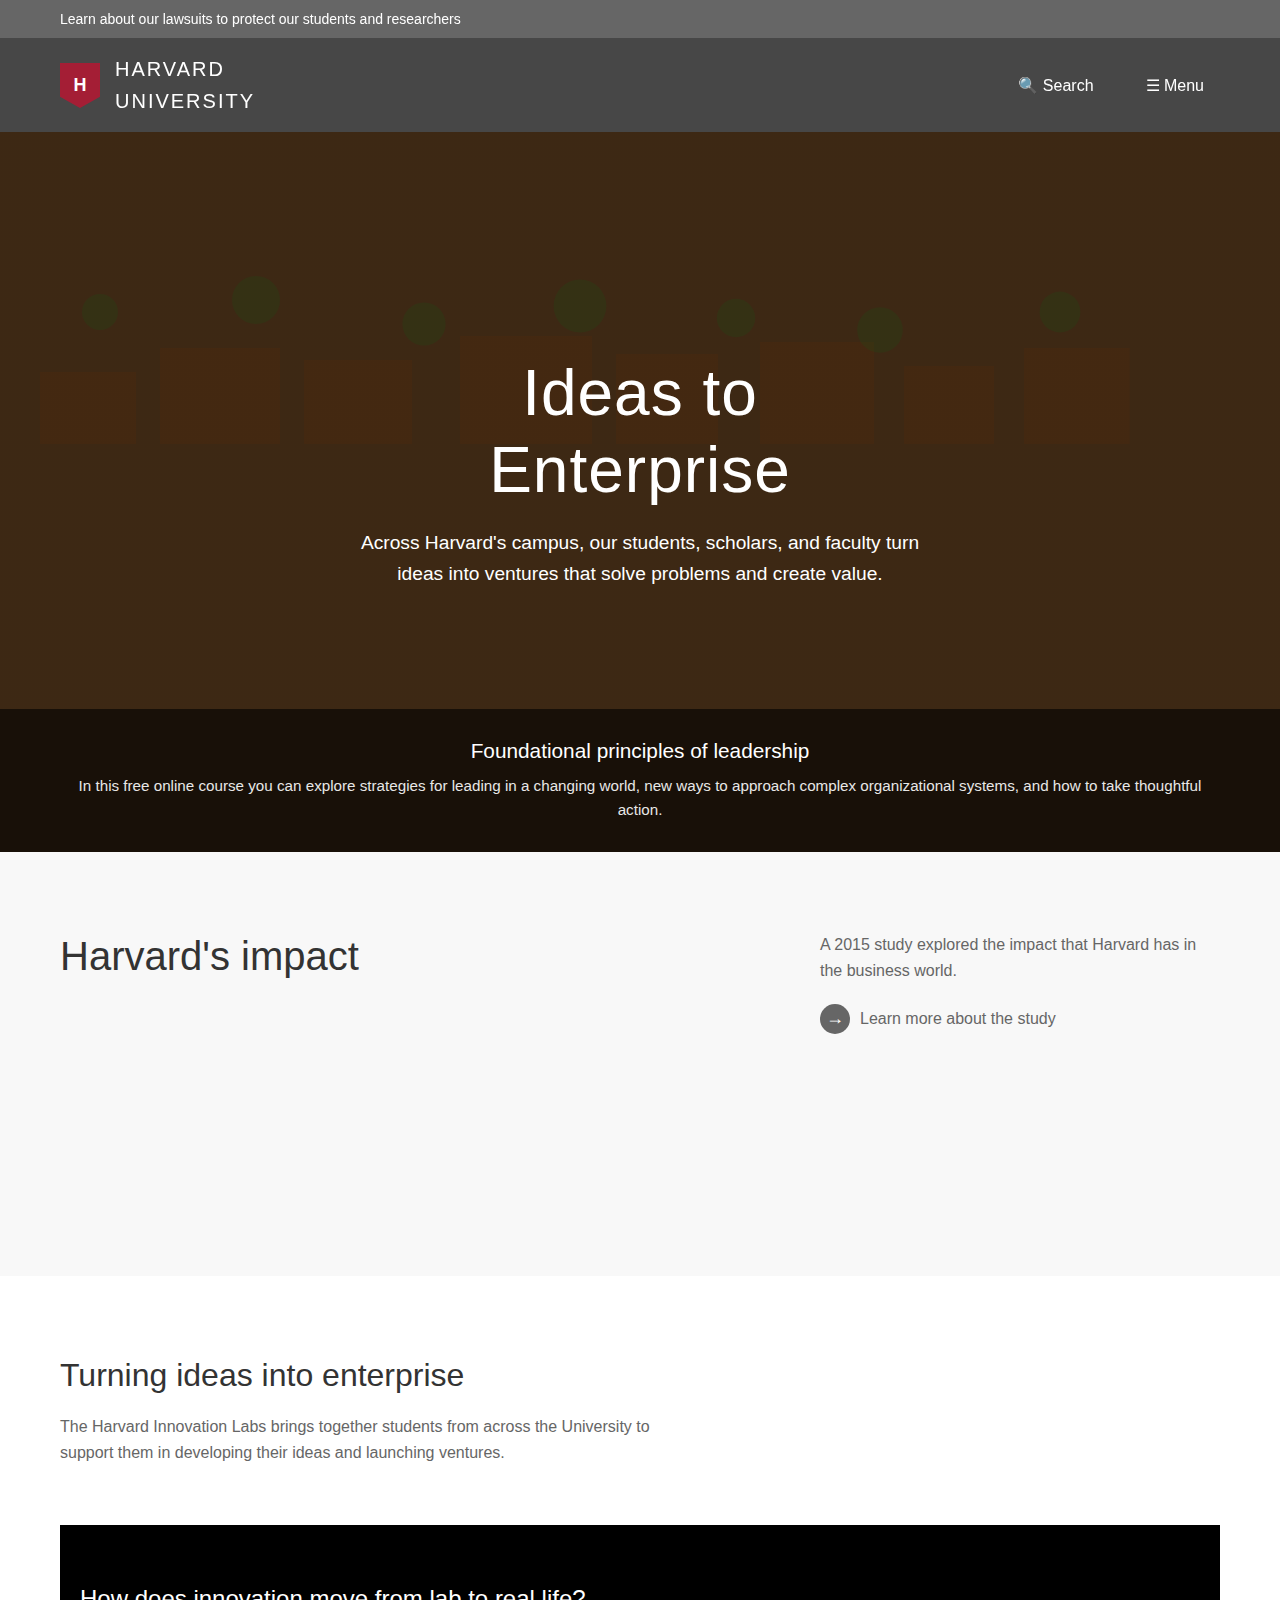
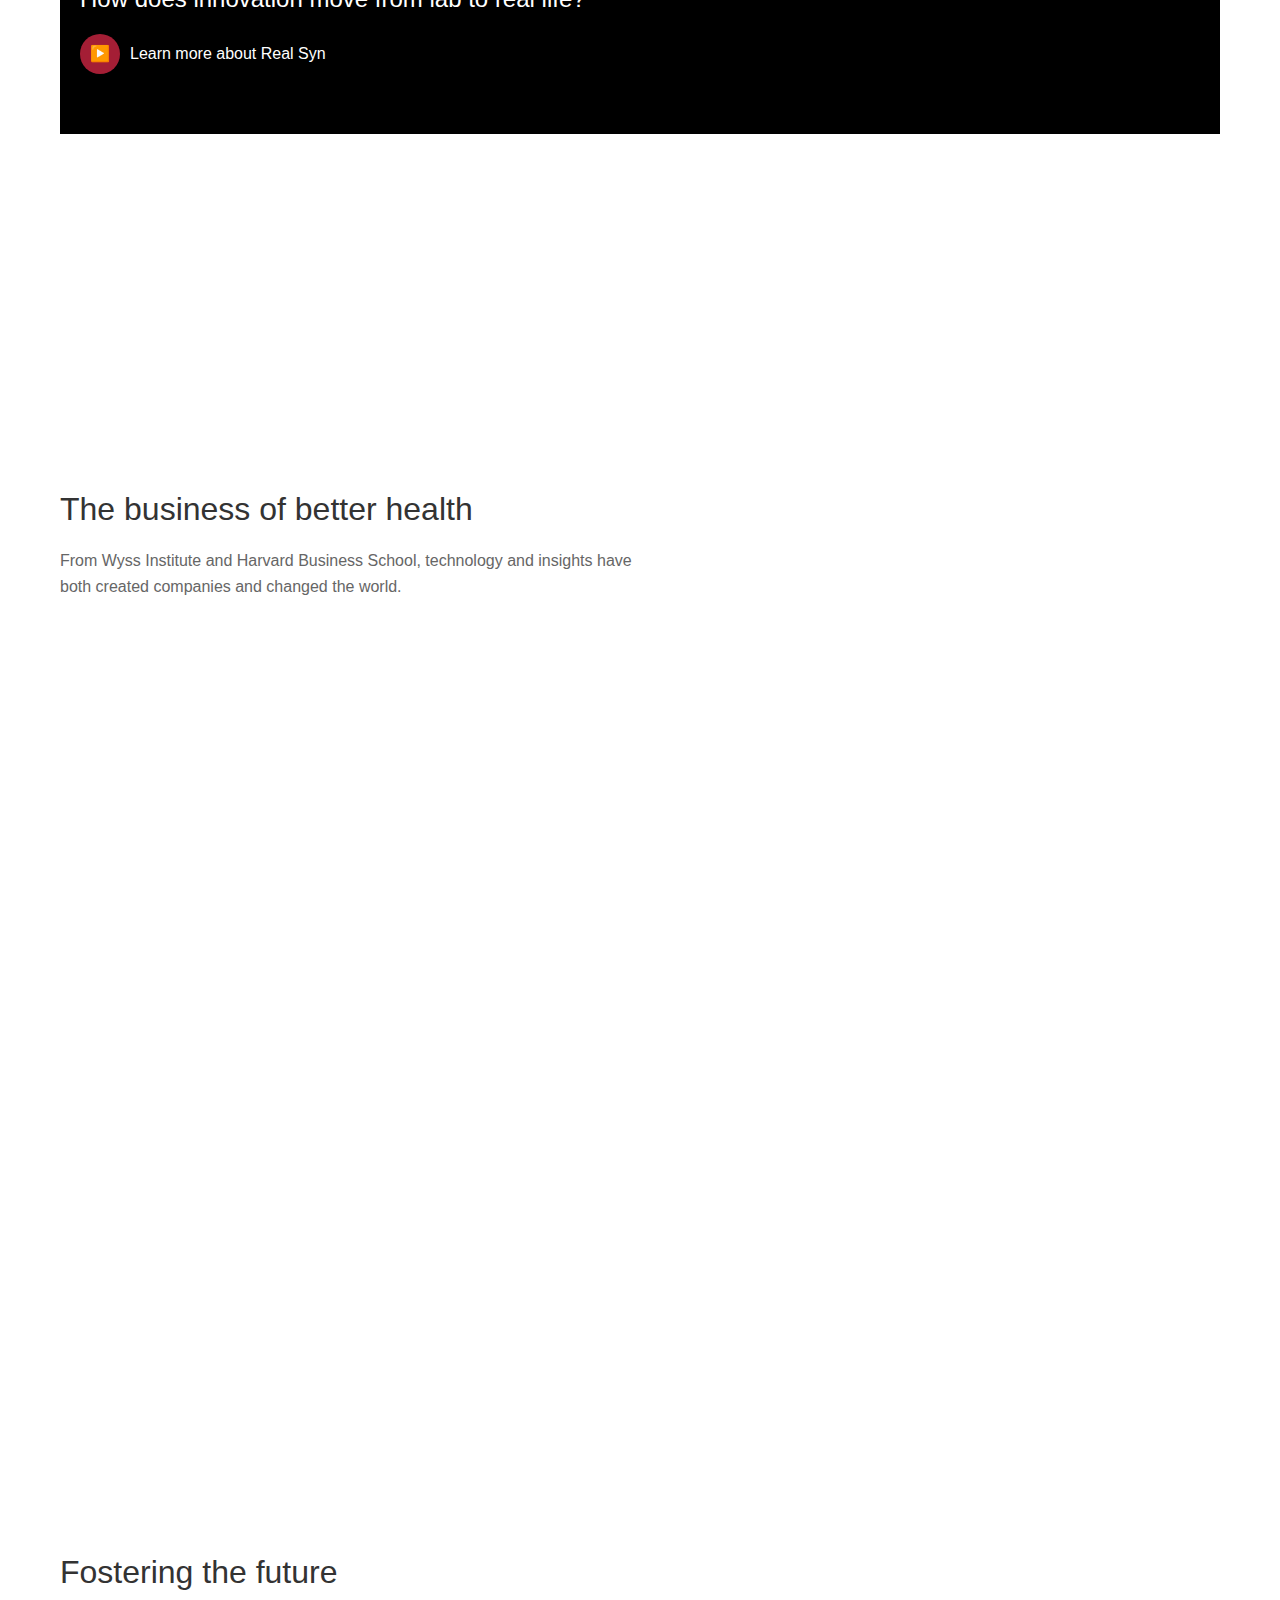
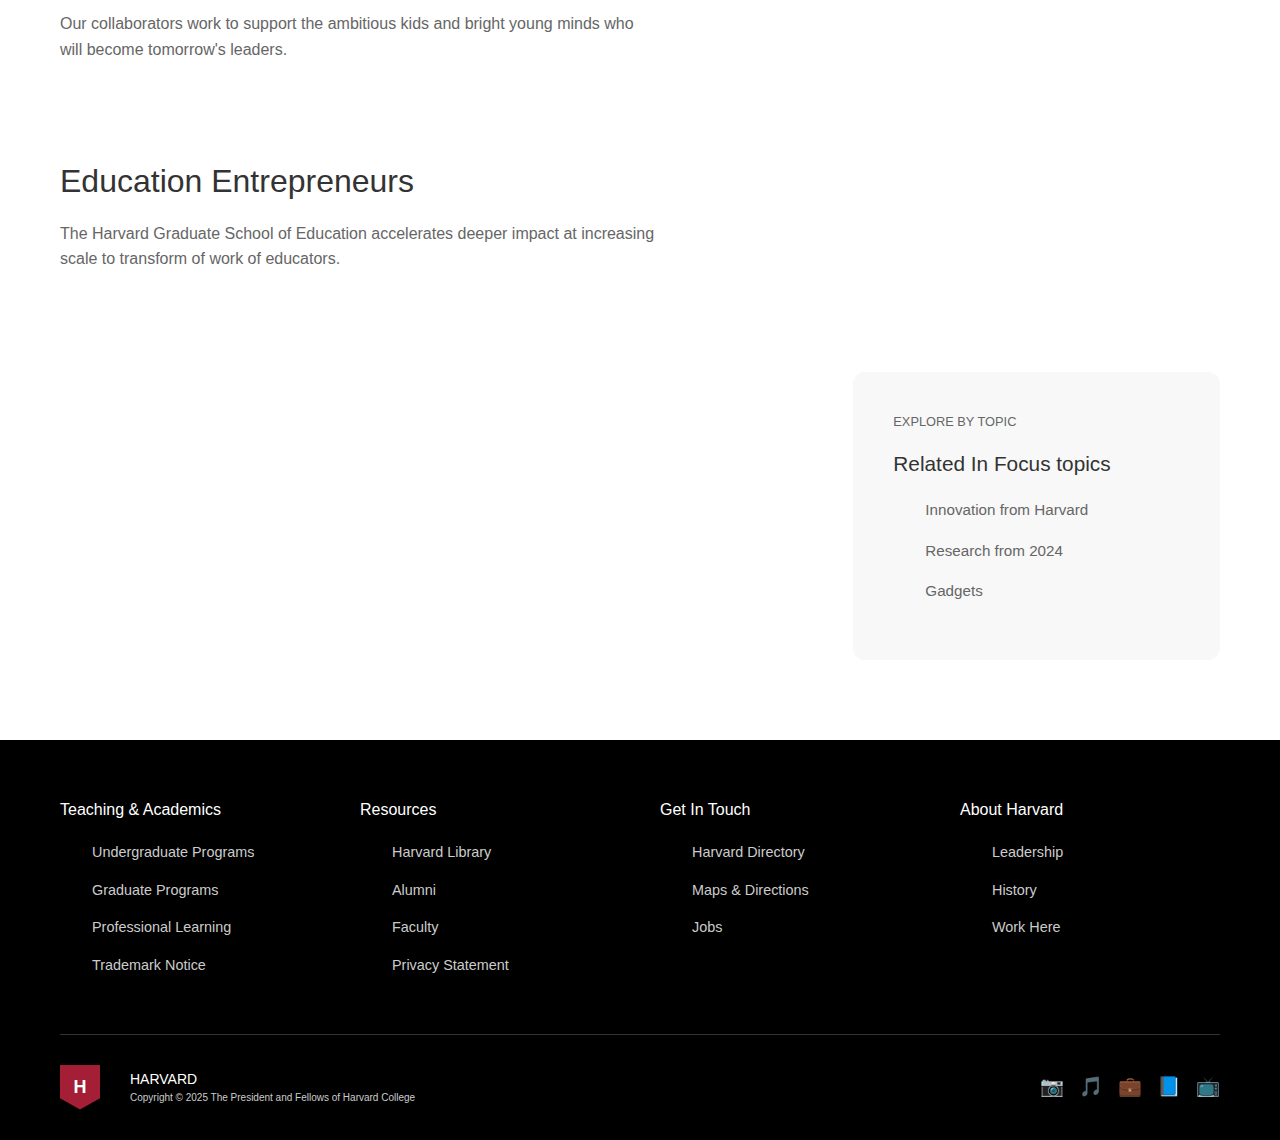
<file: index.html>
<!DOCTYPE html>
<html lang="en">
<head>
    <meta charset="UTF-8">
    <meta name="viewport" content="width=device-width, initial-scale=1.0">
    <title>Lab Report 2</title>
    <!-- Bootstrap CSS for offcanvas -->
    <link href="https://cdn.jsdelivr.net/npm/bootstrap@5.3.0/dist/css/bootstrap.min.css" rel="stylesheet">
    <style>
        * {
            margin: 0;
            padding: 0;
            box-sizing: border-box;
        }

        body {
            font-family: 'Segoe UI', Tahoma, Geneva, Verdana, sans-serif;
            line-height: 1.6;
            color: #333;
        }

        /* Header */
        .header {
            background: rgba(51, 51, 51, 0.9);
            color: white;
            padding: 0;
            position: sticky;
            top: 0;
            z-index: 1000;
        }

        .alert-bar {
            background: #666;
            padding: 8px 0;
            font-size: 14px;
            text-align: left;
        }

        .alert-bar .container {
            max-width: 1200px;
            margin: 0 auto;
            padding: 0 20px;
        }

        .main-header {
            padding: 15px 0;
        }

        .header-container {
            max-width: 1200px;
            margin: 0 auto;
            padding: 0 20px;
            display: flex;
            justify-content: space-between;
            align-items: center;
        }

        .logo {
            display: flex;
            align-items: center;
            color: white;
            text-decoration: none;
        }

        .harvard-shield {
            width: 40px;
            height: 45px;
            background: #A41E35;
            margin-right: 15px;
            position: relative;
            clip-path: polygon(0 0, 100% 0, 100% 75%, 50% 100%, 0 75%);
            display: flex;
            align-items: center;
            justify-content: center;
            color: white;
            font-weight: bold;
            font-size: 18px;
        }

        .logo-text {
            font-size: 20px;
            font-weight: normal;
            letter-spacing: 2px;
        }

        .header-actions {
            display: flex;
            gap: 20px;
            align-items: center;
        }

        .search-btn, .menu-btn {
            background: none;
            border: none;
            color: white;
            padding: 8px 16px;
            cursor: pointer;
            display: flex;
            align-items: center;
            gap: 8px;
            border-radius: 4px;
            transition: background-color 0.3s ease;
        }

        .search-btn:hover, .menu-btn:hover {
            background: rgba(255,255,255,0.1);
        }

        /* Offcanvas Customization */
        .offcanvas-menu-item {
            padding: 1rem 1.5rem;
            border-bottom: 1px solid #dee2e6;
            color: #333;
            text-decoration: none;
            display: block;
            transition: background-color 0.3s ease;
            cursor: pointer;
        }
        
        .offcanvas-menu-item:hover {
            background-color: #f8f9fa;
            color: #A41E35;
        }
        
        .offcanvas-menu-item:last-child {
            border-bottom: none;
        }
        
        .menu-icon {
            font-size: 1.2rem;
            margin-right: 0.5rem;
        }

        .offcanvas-header {
            background-color: #333;
            color: white;
        }

        .offcanvas-title {
            color: white;
        }

        .btn-close {
            filter: invert(1);
        }

        /* Portfolio Submenu */
        .portfolio-submenu {
            display: none;
            background-color: #f8f9fa;
            border-left: 3px solid #A41E35;
            margin-left: 1rem;
            margin-right: 1rem;
            border-radius: 0.5rem;
            overflow: hidden;
        }

        .portfolio-submenu.show {
            display: block;
            animation: slideDown 0.3s ease;
        }

        @keyframes slideDown {
            from {
                opacity: 0;
                transform: translateY(-10px);
            }
            to {
                opacity: 1;
                transform: translateY(0);
            }
        }

        .portfolio-sub-item {
            padding: 0.75rem 1.5rem;
            color: #666;
            text-decoration: none;
            display: block;
            transition: all 0.3s ease;
            border-bottom: 1px solid #e9ecef;
            font-size: 0.9rem;
        }

        .portfolio-sub-item:last-child {
            border-bottom: none;
        }

        .portfolio-sub-item:hover {
            background-color: #e9ecef;
            color: #A41E35;
            transform: translateX(5px);
        }

        .portfolio-arrow {
            float: right;
            transition: transform 0.3s ease;
            font-size: 0.8rem;
        }

        .portfolio-arrow.rotated {
            transform: rotate(180deg);
        }

        /* Hero Section */
        .hero {
            height: 80vh;
            background: linear-gradient(rgba(0,0,0,0.4), rgba(0,0,0,0.4)), 
                        url('data:image/svg+xml,<svg xmlns="http://www.w3.org/2000/svg" viewBox="0 0 1200 600"><rect width="1200" height="600" fill="%23654321"/><g opacity="0.3"><rect x="100" y="200" width="80" height="60" fill="%238B4513"/><rect x="200" y="180" width="100" height="80" fill="%238B4513"/><rect x="320" y="190" width="90" height="70" fill="%238B4513"/><rect x="450" y="170" width="110" height="90" fill="%238B4513"/><rect x="580" y="185" width="85" height="75" fill="%238B4513"/><rect x="700" y="175" width="95" height="85" fill="%238B4513"/><rect x="820" y="195" width="75" height="65" fill="%238B4513"/><rect x="920" y="180" width="88" height="80" fill="%238B4513"/></g><g opacity="0.2"><circle cx="150" cy="150" r="15" fill="%23228B22"/><circle cx="280" cy="140" r="20" fill="%23228B22"/><circle cx="420" cy="160" r="18" fill="%23228B22"/><circle cx="550" cy="145" r="22" fill="%23228B22"/><circle cx="680" cy="155" r="16" fill="%23228B22"/><circle cx="800" cy="165" r="19" fill="%23228B22"/><circle cx="950" cy="150" r="17" fill="%23228B22"/></g></svg>');
            background-size: cover;
            background-position: center;
            display: flex;
            align-items: center;
            justify-content: center;
            color: white;
            text-align: center;
            position: relative;
        }

        .hero-content {
            max-width: 800px;
            padding: 0 20px;
        }

        .hero h1 {
            font-size: 4rem;
            font-weight: 300;
            margin-bottom: 20px;
            letter-spacing: 1px;
        }

        .hero p {
            font-size: 1.2rem;
            margin-bottom: 40px;
            max-width: 600px;
            margin-left: auto;
            margin-right: auto;
        }

        .leadership-section {
            background: rgba(0,0,0,0.6);
            padding: 30px 0;
            position: absolute;
            bottom: 0;
            left: 0;
            right: 0;
        }

        .leadership-content {
            max-width: 1200px;
            margin: 0 auto;
            padding: 0 20px;
            display: flex;
            justify-content: space-between;
            align-items: center;
        }

        .leadership-text h3 {
            font-size: 1.3rem;
            margin-bottom: 10px;
            font-weight: 500;
        }

        .leadership-description {
            font-size: 0.95rem;
            opacity: 0.9;
        }

        /* Harvard Impact Section */
        .impact-section {
            background: #f8f8f8;
            padding: 80px 0;
        }

        .container {
            max-width: 1200px;
            margin: 0 auto;
            padding: 0 20px;
        }

        .impact-header {
            display: flex;
            justify-content: space-between;
            align-items: flex-start;
            margin-bottom: 60px;
        }

        .impact-title h2 {
            font-size: 2.5rem;
            font-weight: 400;
            color: #333;
            margin-bottom: 20px;
        }

        .impact-description {
            max-width: 400px;
        }

        .impact-description p {
            margin-bottom: 20px;
            color: #666;
        }

        .learn-more-btn {
            display: flex;
            align-items: center;
            gap: 10px;
            color: #666;
            text-decoration: none;
            font-weight: 500;
        }

        .learn-more-btn::before {
            content: '→';
            background: #666;
            color: white;
            width: 30px;
            height: 30px;
            border-radius: 50%;
            display: flex;
            align-items: center;
            justify-content: center;
            font-size: 18px;
        }

        .stats-grid {
            display: grid;
            grid-template-columns: repeat(3, 1fr);
            gap: 60px;
            margin-top: 60px;
        }

        .stat-item h3 {
            font-size: 2.5rem;
            color: #A41E35;
            font-weight: 300;
            margin-bottom: 10px;
        }

        .stat-item p {
            color: #666;
            font-size: 1.1rem;
        }

        /* Content Sections */
        .content-sections {
            background: white;
            padding: 80px 0;
        }

        .section-block {
            margin-bottom: 100px;
        }

        .section-header {
            margin-bottom: 50px;
        }

        .section-title {
            font-size: 2rem;
            color: #333;
            margin-bottom: 20px;
            font-weight: 400;
        }

        .section-subtitle {
            color: #666;
            font-size: 1rem;
            max-width: 600px;
        }

        .articles-grid {
            display: grid;
            grid-template-columns: 1fr 1fr;
            gap: 40px;
            margin-top: 40px;
        }

        .article-card {
            display: flex;
            gap: 20px;
            align-items: flex-start;
        }

        .article-image {
            width: 200px;
            height: 120px;
            background: #ddd;
            border-radius: 8px;
            flex-shrink: 0;
            background-size: cover;
            background-position: center;
        }

        .article-content h4 {
            font-size: 1.2rem;
            color: #333;
            margin-bottom: 10px;
            font-weight: 500;
            line-height: 1.4;
        }

        .article-content p {
            color: #666;
            font-size: 0.95rem;
            line-height: 1.5;
            margin-bottom: 15px;
        }

        .article-author {
            display: flex;
            align-items: center;
            gap: 10px;
            font-size: 0.9rem;
            color: #666;
        }

        .author-avatar {
            width: 30px;
            height: 30px;
            border-radius: 50%;
            background: #ccc;
        }

        /* Video Section */
        .video-section {
            background: #000;
            color: white;
            padding: 60px 0;
            margin: 60px 0;
        }

        .video-content {
            display: flex;
            align-items: center;
            gap: 40px;
        }

        .video-text {
            flex: 1;
        }

        .video-text h3 {
            font-size: 1.5rem;
            margin-bottom: 15px;
            font-weight: 400;
        }

        .video-play-btn {
            display: flex;
            align-items: center;
            gap: 10px;
            color: white;
            text-decoration: none;
            margin-top: 20px;
        }

        .play-icon {
            width: 40px;
            height: 40px;
            background: #A41E35;
            border-radius: 50%;
            display: flex;
            align-items: center;
            justify-content: center;
        }

        /* Image Grid */
        .image-grid {
            display: grid;
            grid-template-columns: repeat(4, 1fr);
            gap: 20px;
            margin: 60px 0;
        }

        .grid-item {
            aspect-ratio: 1;
            border-radius: 12px;
            background: linear-gradient(45deg, #A41E35, #654321);
            position: relative;
            overflow: hidden;
        }

        .grid-item.large {
            grid-column: span 2;
            grid-row: span 2;
        }

        .grid-item h4 {
            position: absolute;
            bottom: 20px;
            left: 20px;
            color: white;
            font-size: 1.1rem;
            font-weight: 500;
        }

        .grid-item .play-btn {
            position: absolute;
            bottom: 20px;
            right: 20px;
            width: 35px;
            height: 35px;
            background: rgba(255,255,255,0.2);
            border-radius: 50%;
            display: flex;
            align-items: center;
            justify-content: center;
            color: white;
        }

        /* Sidebar */
        .sidebar-section {
            margin-top: 60px;
        }

        .sidebar-content {
            display: grid;
            grid-template-columns: 2fr 1fr;
            gap: 60px;
        }

        .related-topics {
            background: #f8f8f8;
            padding: 40px;
            border-radius: 12px;
        }

        .related-topics h3 {
            font-size: 1.3rem;
            margin-bottom: 20px;
            font-weight: 500;
            color: #333;
        }

        .topic-list {
            list-style: none;
        }

        .topic-list li {
            margin-bottom: 15px;
        }

        .topic-list a {
            color: #666;
            text-decoration: none;
            font-size: 0.95rem;
        }

        .topic-list a:hover {
            color: #A41E35;
        }

        /* About Me and Portfolio Sections */
        .about-section, .portfolio-section {
            padding: 80px 0;
            background: #f8f8f8;
            margin: 60px 0;
        }

        .about-section {
            background: white;
        }

        .about-content, .portfolio-content {
            max-width: 800px;
            margin: 0 auto;
            text-align: center;
        }

        .about-content h2, .portfolio-content h2 {
            font-size: 2.5rem;
            color: #333;
            margin-bottom: 30px;
            font-weight: 400;
        }

        .about-content p, .portfolio-content p {
            font-size: 1.1rem;
            color: #666;
            line-height: 1.8;
            margin-bottom: 20px;
        }

        .portfolio-grid {
            display: grid;
            grid-template-columns: repeat(auto-fit, minmax(300px, 1fr));
            gap: 30px;
            margin-top: 50px;
        }

        .portfolio-item {
            background: white;
            border-radius: 12px;
            overflow: hidden;
            box-shadow: 0 4px 15px rgba(0,0,0,0.1);
            transition: transform 0.3s ease;
        }

        .portfolio-item:hover {
            transform: translateY(-5px);
        }

        .portfolio-item-image {
            height: 200px;
            background: linear-gradient(45deg, #A41E35, #654321);
        }

        .portfolio-item-content {
            padding: 20px;
        }

        .portfolio-item h3 {
            font-size: 1.3rem;
            color: #333;
            margin-bottom: 10px;
        }

        .portfolio-item p {
            color: #666;
            font-size: 0.95rem;
            text-align: left;
        }

        /* Footer */
        .footer {
            background: #000;
            color: white;
            padding: 60px 0 30px;
        }

        .footer-grid {
            display: grid;
            grid-template-columns: repeat(4, 1fr);
            gap: 40px;
            margin-bottom: 40px;
        }

        .footer-section h4 {
            font-size: 1rem;
            margin-bottom: 20px;
            color: white;
            font-weight: 500;
        }

        .footer-section ul {
            list-style: none;
        }

        .footer-section ul li {
            margin-bottom: 12px;
        }

        .footer-section ul li a {
            color: #ccc;
            text-decoration: none;
            font-size: 0.9rem;
        }
        
        .footer-section ul li a:hover {
            color: white;
        }

        .footer-bottom {
            border-top: 1px solid #333;
            padding-top: 30px;
            display: flex;
            justify-content: space-between;
            align-items: center;
        }

        .harvard-footer-logo {
            display: flex;
            align-items: center;
            gap: 15px;
        }

        .social-links {
            display: flex;
            gap: 15px;
        }

        .social-links a {
            color: #ccc;
            font-size: 1.2rem;
            text-decoration: none;
        }

        /* Responsive */
        @media (max-width: 768px) {
            .hero h1 {
                font-size: 2.5rem;
            }

            .stats-grid {
                grid-template-columns: 1fr;
                gap: 40px;
            }

            .articles-grid {
                grid-template-columns: 1fr;
            }

            .article-card {
                flex-direction: column;
            }

            .article-image {
                width: 100%;
                height: 200px;
            }

            .sidebar-content {
                grid-template-columns: 1fr;
            }

            .image-grid {
                grid-template-columns: repeat(2, 1fr);
            }

            .grid-item.large {
                grid-column: span 2;
                grid-row: span 1;
            }

            .portfolio-grid {
                grid-template-columns: 1fr;
            }
        }
    </style>
</head>
<body>
    <header class="header">
        <div class="alert-bar">
            <div class="container">
                <a href="https://daffodilvarsity.edu.bd/" target="_blank" style="color: white; text-decoration: none;">Learn about our lawsuits to protect our students and researchers</a>
            </div>
        </div>
        <div class="main-header">
            <div class="header-container">
                <a href="#" target="_blank" class="logo">
                    <div class="harvard-shield">H</div>
                    <div class="logo-text">HARVARD<br>UNIVERSITY</div>
                </a>
                <div class="header-actions">
                    <button class="search-btn" onclick="window.open('https://daffodilvarsity.edu.bd/', '_blank')">🔍 Search</button>
                    <button class="menu-btn" type="button" data-bs-toggle="offcanvas" data-bs-target="#offcanvasMenu" aria-controls="offcanvasMenu">
                        ☰ Menu
                    </button>
                </div>
            </div>
        </div>
    </header>

    <!-- Offcanvas Menu -->
    <div class="offcanvas offcanvas-end" tabindex="-1" id="offcanvasMenu" aria-labelledby="offcanvasMenuLabel">
        <div class="offcanvas-header">
            <h5 class="offcanvas-title" id="offcanvasMenuLabel">Menu</h5>
            <button type="button" class="btn-close" data-bs-dismiss="offcanvas" aria-label="Close"></button>
        </div>
        <div class="offcanvas-body p-0">
            <div class="list-group list-group-flush">
                <a href="./Aboutme/me.html" class="offcanvas-menu-item" target="_blank">
                    <span class="menu-icon">👤</span>About Me
                </a>
                
                <!-- Portfolio with submenu -->
                <div class="offcanvas-menu-item" onclick="togglePortfolioSubmenu()">
                    <span class="menu-icon">💼</span>Portfolio
                    <span class="portfolio-arrow">▼</span>
                </div>
                
                <!-- Portfolio Submenu -->
                <div class="portfolio-submenu" id="portfolioSubmenu">
                    <a href="https://github.com/mdSoroarJahan/Calculator" class="portfolio-sub-item" target="_blank">
                        <span class="menu-icon">🔢</span>Calculator
                    </a>
                    <a href="https://github.com/mdSoroarJahan/Lab-report-of-WE" class="portfolio-sub-item" target="_blank">
                        <span class="menu-icon">💍</span>Marriage Biodata
                    </a>
                </div>
            </div>
        </div>
    </div>

    <section class="hero">
        <div class="hero-content">
            <h1>Ideas to<br>Enterprise</h1>
            <p>Across Harvard's campus, our students, scholars, and faculty turn ideas into ventures that solve problems and create value.</p>
        </div>
        <div class="leadership-section">
            <div class="leadership-content">
                <div class="leadership-text">
                    <h3>Foundational principles of leadership</h3>
                    <div class="leadership-description">
                        In this free online course you can explore strategies for leading in a changing world, new ways to approach complex organizational systems, and how to take thoughtful action.
                    </div>
                </div>
            </div>
        </div>
    </section>

    <section class="impact-section">
        <div class="container">
            <div class="impact-header">
                <div class="impact-title">
                    <h2>Harvard's impact</h2>
                </div>
                <div class="impact-description">
                    <p>A 2015 study explored the impact that Harvard has in the business world.</p>
                    <a href="https://daffodilvarsity.edu.bd/" target="_blank" class="learn-more-btn">Learn more about the study</a>
                </div>
            </div>
            <div class="stats-grid">
                <div class="stat-item">
                    <h3>146,000 ventures</h3>
                    <p>founded by Harvard alumni</p>
                </div>
                <div class="stat-item">
                    <h3>20 million people</h3>
                    <p>employed by these ventures</p>
                </div>
                <div class="stat-item">
                    <h3>$3.9 trillion</h3>
                    <p>in combined annual revenue</p>
                </div>
            </div>
        </div>
    </section>

    <section class="content-sections">
        <div class="container">
            <div class="section-block">
                <div class="section-header">
                    <h2 class="section-title">Turning ideas into enterprise</h2>
                    <p class="section-subtitle">The Harvard Innovation Labs brings together students from across the University to support them in developing their ideas and launching ventures.</p>
                </div>
                
                <div class="video-section">
                    <div class="container">
                        <div class="video-content">
                            <div class="video-text">
                                <h3>How does innovation move from lab to real life?</h3>
                                <a href="https://daffodilvarsity.edu.bd/" target="_blank" class="video-play-btn">
                                    <div class="play-icon">▶️</div>
                                    Learn more about Real Syn
                                </a>
                            </div>
                        </div>
                    </div>
                </div>

                <div class="articles-grid">
                    <div class="article-card" onclick="window.open('https://daffodilvarsity.edu.bd/', '_blank')" style="cursor: pointer;">
                        <div class="article-image" style="background: linear-gradient(45deg, #333, #666);"></div>
                        <div class="article-content">
                            <h4>Founders with bright futures</h4>
                            <p>Helping students prove their ideas work, STARTUP bootcamp runs yearlong deep-dive programs and connecting founders with Harvard faculty experts and successful alumni entrepreneurs.</p>
                            <div class="article-author">
                                <div class="author-avatar"></div>
                                <span>Learn more about the Innovation Labs</span>
                            </div>
                        </div>
                    </div>
                </div>
            </div>

            <div class="section-block">
                <div class="section-header">
                    <h2 class="section-title">The business of better health</h2>
                    <p class="section-subtitle">From Wyss Institute and Harvard Business School, technology and insights have both created companies and changed the world.</p>
                </div>

                <div class="articles-grid">
                    <div class="article-card" onclick="window.open('https://daffodilvarsity.edu.bd/', '_blank')" style="cursor: pointer;">
                        <div class="article-image" style="background: linear-gradient(45deg, #4169E1, #87CEEB);"></div>
                        <div class="article-content">
                            <h4>Creating a new class of antibiotics</h4>
                            <p>Research at Harvard's Wyss Institute has led to the development of new antibiotics, a company to commercialize them, and the hope to combat growing antimicrobial resistance.</p>
                            <div class="article-author">
                                <div class="author-avatar"></div>
                                <span>Learn more about working toward health equity</span>
                            </div>
                        </div>
                    </div>
                </div>
            </div>

            <div class="image-grid">
                <div class="grid-item large" onclick="window.open('https://daffodilvarsity.edu.bd/', '_blank')" style="cursor: pointer;">
                    <h4>Cultivating prosperity for farmers</h4>
                    <div class="play-btn">▶️</div>
                </div>
                <div class="grid-item" onclick="window.open('https://daffodilvarsity.edu.bd/', '_blank')" style="cursor: pointer;">
                    <h4>Empowering farmers and eradicating hunger</h4>
                    <div class="play-btn">▶️</div>
                </div>
                <div class="grid-item" onclick="window.open('https://daffodilvarsity.edu.bd/', '_blank')" style="cursor: pointer;">
                    <h4>Helping organizations do good in Jamaica</h4>
                    <div class="play-btn">▶️</div>
                </div>
                <div class="grid-item" onclick="window.open('https://daffodilvarsity.edu.bd/', '_blank')" style="cursor: pointer;">
                    <h4>Perfecting a new language</h4>
                    <div class="play-btn">▶️</div>
                </div>
            </div>
            <div class="section-block">
                <div class="section-header">
                    <h2 class="section-title">Fostering the future</h2>
                    <p class="section-subtitle">Our collaborators work to support the ambitious kids and bright young minds who will become tomorrow's leaders.</p>
                </div>
            </div>

            <div class="section-block">
                <div class="section-header">
                    <h2 class="section-title">Education Entrepreneurs</h2>
                    <p class="section-subtitle">The Harvard Graduate School of Education accelerates deeper impact at increasing scale to transform of work of educators.</p>
                </div>
            </div>

            <div class="sidebar-section">
                <div class="sidebar-content">
                    <div class="main-content">
                        <!-- Main content area -->
                    </div>
                    <div class="related-topics">
                        <p style="font-size: 0.8rem; color: #666; margin-bottom: 20px;">EXPLORE BY TOPIC</p>
                        <h3>Related In Focus topics</h3>
                        <ul class="topic-list">
                            <li><a href="https://daffodilvarsity.edu.bd/" target="_blank">Innovation from Harvard</a></li>
                            <li><a href="https://daffodilvarsity.edu.bd/" target="_blank">Research from 2024</a></li>
                            <li><a href="https://daffodilvarsity.edu.bd/" target="_blank">Gadgets</a></li>
                        </ul>
                    </div>
                </div>
            </div>
        </div>
    </section>

    <footer class="footer">
        <div class="container">
            <div class="footer-grid">
                <div class="footer-section">
                    <h4>Teaching & Academics</h4>
                    <ul>
                        <li><a href="https://daffodilvarsity.edu.bd/" target="_blank">Undergraduate Programs</a></li>
                        <li><a href="https://daffodilvarsity.edu.bd/" target="_blank">Graduate Programs</a></li>
                        <li><a href="https://daffodilvarsity.edu.bd/" target="_blank">Professional Learning</a></li>
                        <li><a href="https://daffodilvarsity.edu.bd/" target="_blank">Trademark Notice</a></li>
                    </ul>
                </div>
                <div class="footer-section">
                    <h4>Resources</h4>
                    <ul>
                        <li><a href="https://daffodilvarsity.edu.bd/" target="_blank">Harvard Library</a></li>
                        <li><a href="https://daffodilvarsity.edu.bd/" target="_blank">Alumni</a></li>
                        <li><a href="https://daffodilvarsity.edu.bd/" target="_blank">Faculty</a></li>
                        <li><a href="https://daffodilvarsity.edu.bd/" target="_blank">Privacy Statement</a></li>
                    </ul>
                </div>
                <div class="footer-section">
                    <h4>Get In Touch</h4>
                    <ul>
                        <li><a href="https://daffodilvarsity.edu.bd/" target="_blank">Harvard Directory</a></li>
                        <li><a href="https://daffodilvarsity.edu.bd/" target="_blank">Maps & Directions</a></li>
                        <li><a href="https://daffodilvarsity.edu.bd/" target="_blank">Jobs</a></li>
                    </ul>
                </div>
                <div class="footer-section">
                    <h4>About Harvard</h4>
                    <ul>
                        <li><a href="https://daffodilvarsity.edu.bd/" target="_blank">Leadership</a></li>
                        <li><a href="https://daffodilvarsity.edu.bd/" target="_blank">History</a></li>
                        <li><a href="https://daffodilvarsity.edu.bd/" target="_blank">Work Here</a></li>
                    </ul>
                </div>
            </div>
            <div class="footer-bottom">
                <div class="harvard-footer-logo">
                    <div class="harvard-shield">H</div>
                    <div>
                        <div style="font-size: 14px; font-weight: 500;">HARVARD</div>
                        <div style="font-size: 10px; color: #ccc;">Copyright © 2025 The President and Fellows of Harvard College</div>
                    </div>
                </div>
                <div class="social-links">
                    <a href="https://daffodilvarsity.edu.bd/" target="_blank">📷</a>
                    <a href="https://daffodilvarsity.edu.bd/" target="_blank">🎵</a>
                    <a href="https://daffodilvarsity.edu.bd/" target="_blank">💼</a>
                    <a href="https://daffodilvarsity.edu.bd/" target="_blank">📘</a>
                    <a href="https://daffodilvarsity.edu.bd/" target="_blank">📺</a>
                </div>
            </div>
        </div>
    </footer>

    <!-- Bootstrap JS -->
    <script src="https://cdn.jsdelivr.net/npm/bootstrap@5.3.0/dist/js/bootstrap.bundle.min.js"></script>
    
    <script>
        // Toggle Portfolio Submenu
        function togglePortfolioSubmenu() {
            const submenu = document.getElementById('portfolioSubmenu');
            const arrow = document.querySelector('.portfolio-arrow');
            
            if (submenu.classList.contains('show')) {
                submenu.classList.remove('show');
                arrow.classList.remove('rotated');
            } else {
                submenu.classList.add('show');
                arrow.classList.add('rotated');
            }
        }

        // Smooth scrolling function for menu items
        function scrollToSection(sectionId) {
            setTimeout(() => {
                document.getElementById(sectionId).scrollIntoView({ 
                    behavior: 'smooth',
                    block: 'start'
                });
            }, 300); // Small delay to allow offcanvas to close first
        }

        // Smooth scrolling for all anchor links
        document.querySelectorAll('a[href^="#"]').forEach(anchor => {
            anchor.addEventListener('click', function (e) {
                e.preventDefault();
                const target = document.querySelector(this.getAttribute('href'));
                if (target) {
                    target.scrollIntoView({
                        behavior: 'smooth'
                    });
                }
            });
        });

        // Updated search functionality to redirect to Daffodil University
        document.querySelector('.search-btn').addEventListener('click', function() {
            window.open('https://daffodilvarsity.edu.bd/', '_blank');
        });

        // Scroll animations
        const observerOptions = {
            threshold: 0.1,
            rootMargin: '0px 0px -50px 0px'
        };

        const observer = new IntersectionObserver((entries) => {
            entries.forEach(entry => {
                if (entry.isIntersecting) {
                    entry.target.style.opacity = '1';
                    entry.target.style.transform = 'translateY(0)';
                }
            });
        }, observerOptions);

        // Apply animation to elements
        document.querySelectorAll('.article-card, .stat-item, .grid-item, .portfolio-item').forEach(el => {
            el.style.opacity = '0';
            el.style.transform = 'translateY(30px)';
            el.style.transition = 'all 0.6s ease';
            observer.observe(el);
        });

        // Interactive elements with Daffodil University links
        document.querySelectorAll('.article-card, .portfolio-item').forEach(card => {
            card.addEventListener('mouseenter', function() {
                this.style.transform = 'translateY(-5px)';
                this.style.boxShadow = '0 10px 25px rgba(0,0,0,0.1)';
            });
            
            card.addEventListener('mouseleave', function() {
                this.style.transform = 'translateY(0)';
                this.style.boxShadow = 'none';
            });
        });

        // Grid item interactions
        document.querySelectorAll('.grid-item').forEach(item => {
            item.addEventListener('click', function() {
                window.open('https://daffodilvarsity.edu.bd/', '_blank');
            });
        });

        // Video play button
        document.querySelectorAll('.video-play-btn, .play-btn').forEach(btn => {
            btn.addEventListener('click', function(e) {
                e.preventDefault();
                window.open('https://daffodilvarsity.edu.bd/', '_blank');
            });
        });
    </script>
</body>
</html>
</file>
